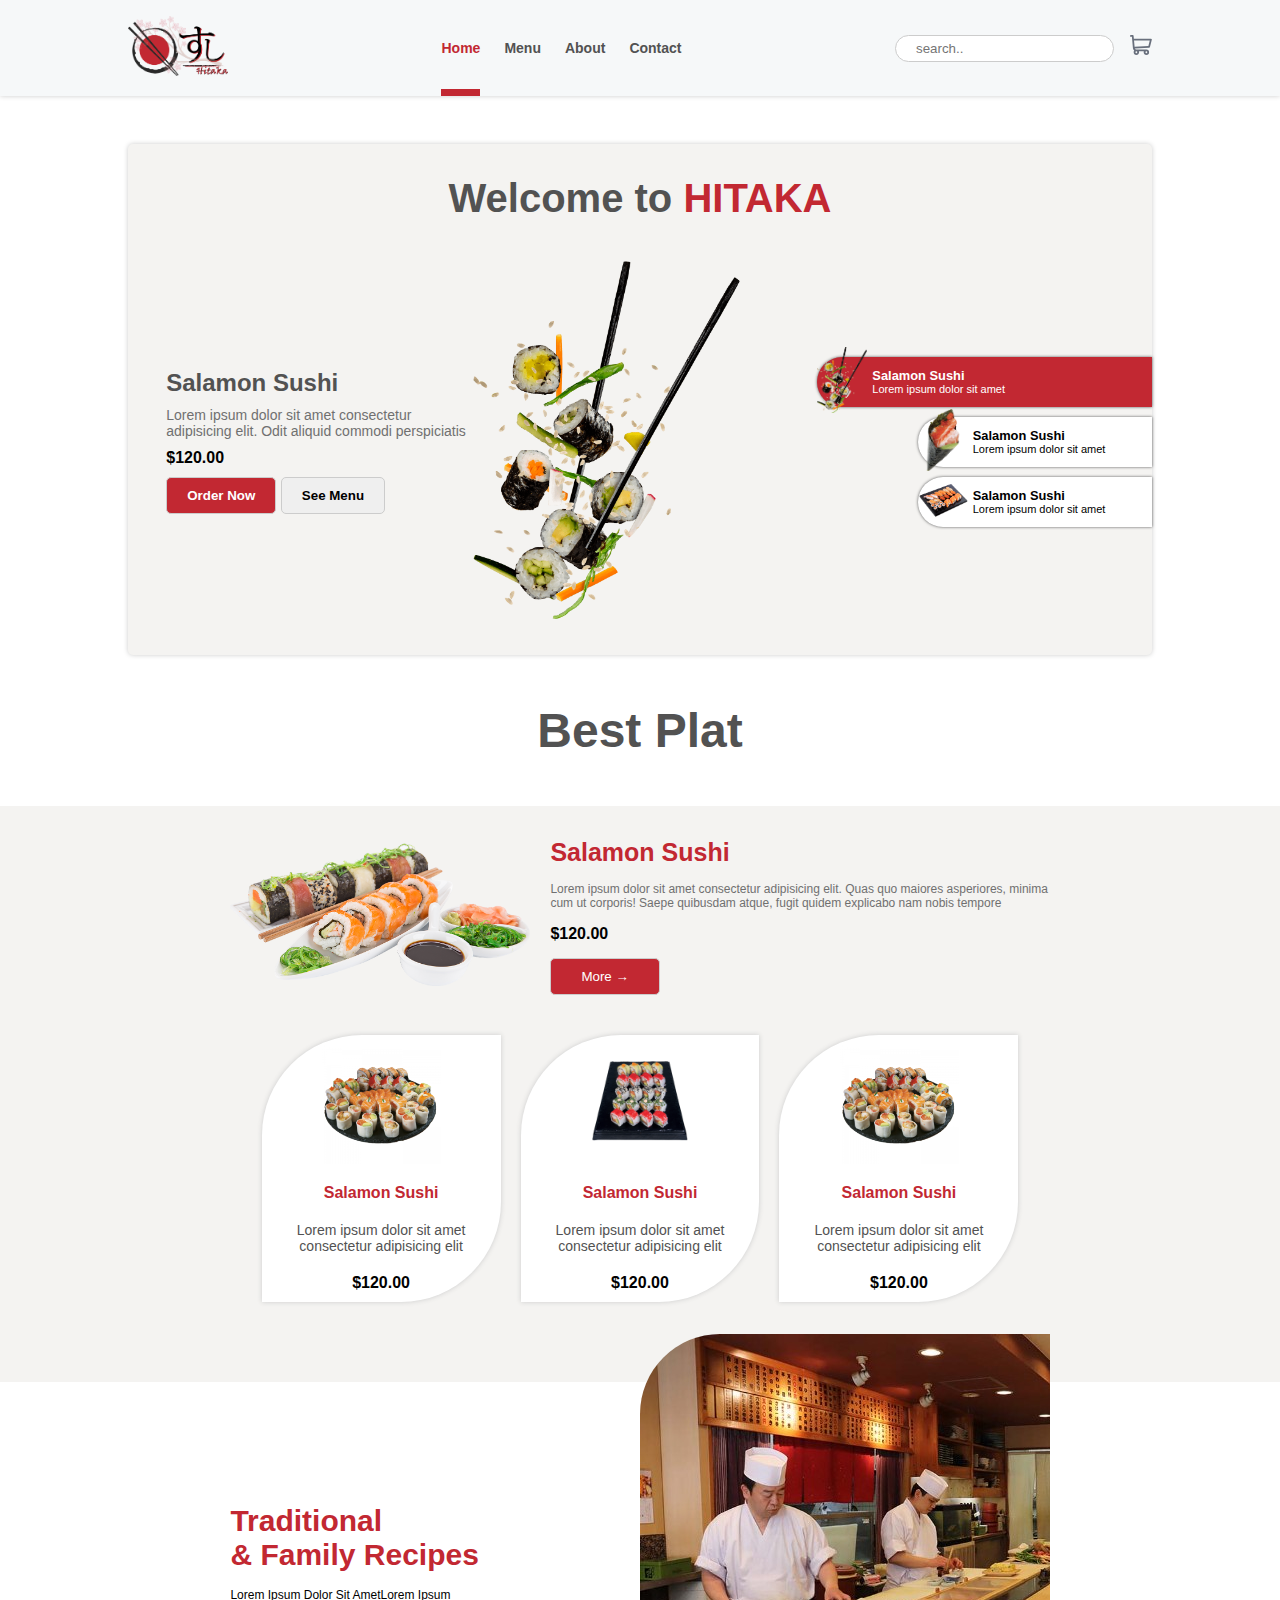
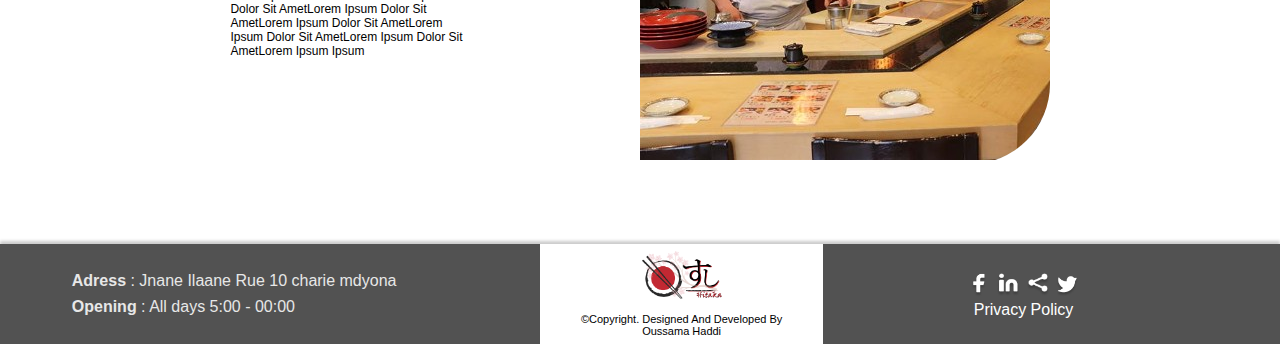
<file: index.html>
<!DOCTYPE html>
<html lang="en">
<head>
    <meta charset="UTF-8">
    <meta name="viewport" content="width=device-width, initial-scale=1.0">
    <meta name="Description" content="">
    <meta name="Keywords" content="">
    <link rel="stylesheet" href="./css/style.css">
    <title>Hitaka Restaurent</title>
</head>
<body>

    <!-- header Start -->
    <header>
        <div class="container">
            <div class="logo">
                <a href="./index.html"><img src="./images/logo/hitaka_logo.png" alt="" width="100px"></a>
            </div>
            <div class="nav_bar show" id="nav_bar_list">
                <ul>
                    <li class="border_before"><a href="./index.html" style="color: #C22832;">Home</a></li>
                    <li><a href="./menu.html">Menu</a></li>
                    <li><a href="./about.html">About</a></li>
                    <li><a href="./contact.html">Contact</a></li>
                </ul>
            </div>
            <div class="search_shop">
                <div class="search">
                    <input type="search" placeholder="search..">
                </div>
                <div class="shop">
                    <img src="./images/icons/icon-cart.svg" alt=""  id="menu_cart">
                </div>
            </div>
            <div class="nav_bar_icon">
                <img src="./images/icons/icon-menu.svg" alt="" id="nav_bar_icon">
            </div>
        </div>
        <!-- shop items -->
        <section class="shop_items close_cart" id="shop_items">
            
            <strong class="total" id="total">Total : </strong>
            <div class="buy_now">
                <button>Buy Now</button>
            </div>
        </section>
        <!-- end shop items -->
    </header>
    <!-- header end -->

    <!-- home content start -->
    <section class="home" id="home">
        <div class="container">
            <!-- start welcome portfulio -->
            <div class="welcome">
                <div class="title">
                    <h1>Welcome to <span>Hitaka</span></h1>
                </div>
                <div class="about_product">
                    <div class="about_product_text">
                        <h2>Salamon Sushi</h2>
                        <p>Lorem ipsum dolor sit amet consectetur adipisicing elit. Odit aliquid commodi perspiciatis</p>
                        <strong class="price">$120.00</strong>
                        <div class="btn">
                            <button>Order Now</button>
                            <button>See Menu</button>
                        </div>
                    </div>
                
                    <div class="about_product_image">
                        <img src="./images/home_slide_1.png" alt="" id="big_img">
                    </div>
                
                    <div class="slider">
                        <div class="slider_one selected">
                            <div class="slider_img"><img src="./images/home_slide_1.png" alt="" width="50px"></div>
                            <div class="slider_text">
                                <h3>Salamon Sushi</h3>
                                <p>Lorem ipsum dolor sit amet</p>
                            </div>
                        </div>
                        <div class="slider_one">
                            <div class="slider_img"><img src="./images/home_slide_2.png" alt="" width="50px"></div>
                            <div class="slider_text">
                                <h3>Salamon Sushi</h3>
                                <p>Lorem ipsum dolor sit amet</p>
                            </div>
                        </div>
                        <div class="slider_one">
                            <div class="slider_img"><img src="./images/home_slide_3.png" alt="" width="50px"></div>
                            <div class="slider_text">
                                <h3>Salamon Sushi</h3>
                                <p>Lorem ipsum dolor sit amet</p>
                            </div>
                        </div>
                        
                    </div>
                
                </div>
            </div>
            <!-- end welcome portfulio -->
        
            <!-- start best plat  -->
            <div class="best_plat_title">
                <h2>Best Plat</h2>
            </div>
            <div class="best_plat_container">
                <div class="best_plat">
                    <div class="best_plat_content">
                        <div class="best_plat_image">
                            <img src="./images/sushi_3.png" alt="">
                        </div>
                        <div class="best_plat_text">
                            <h3>Salamon Sushi</h3>
                            <p>Lorem ipsum dolor sit amet consectetur adipisicing elit. Quas quo maiores asperiores, minima cum ut corporis! Saepe quibusdam atque, fugit quidem explicabo nam nobis tempore</p>
                            <strong>$120.00</strong>
                            <div class="btn">
                                <button>More &rarr;</button>
                            </div>
                        </div>
                    </div>
                    <div class="best_plat_mini">
                        <div class="mini_plat">
                            <img src="./images/sushi_1.png" alt="">
                            <h4>Salamon Sushi</h4>
                            <p>Lorem ipsum dolor sit amet consectetur adipisicing elit</p>
                            <strong>$120.00</strong>
                        </div>
                        <div class="mini_plat">
                            <img src="./images/sushi_2.png" alt="">
                            <h4>Salamon Sushi</h4>
                            <p>Lorem ipsum dolor sit amet consectetur adipisicing elit</p>
                            <strong>$120.00</strong>
                        </div>
                        <div class="mini_plat">
                            <img src="./images/sushi_1.png" alt="">
                            <h4>Salamon Sushi</h4>
                            <p>Lorem ipsum dolor sit amet consectetur adipisicing elit</p>
                            <strong>$120.00</strong>
                        </div>
                    </div>
                </div>
            </div>
            <!-- end best plat  --> 
        
            <!-- start traditional -->
            <div class="traditional">
                <div class="traditional_text">
                    <h4>Traditional <br> & Family Recipes</h4>
                    <p>Lorem Ipsum Dolor Sit AmetLorem Ipsum Dolor Sit AmetLorem Ipsum Dolor Sit AmetLorem Ipsum Dolor Sit AmetLorem Ipsum Dolor Sit AmetLorem Ipsum Dolor Sit AmetLorem Ipsum Ipsum</p>
                </div>
                <div class="img">
                    <img src="./images/trad.jpg" alt="">
                </div>
            </div>
            <!-- end traditional -->
        </div>
    
    </section>
    <!-- end home page -->


    <footer>
        <div class="container">
            <div class="tel">
                <p><strong>Adress</strong> : Jnane Ilaane Rue 10 charie mdyona</p>
                <p><strong>Opening</strong> : All days 5:00 - 00:00</p>
            </div>
            <div class="copyright">
                <img src="./images/logo/hitaka_logo.png" alt="" width="80px">
                <p>&copy;Copyright. Designed And Developed By Oussama Haddi</p>
            </div>
            <div class="social_media">
                <div class="media">
                    <a href="#"><img src="./images/icons/🦆 icon _facebook_.png" alt=""></a>
                    <a href="#"><img src="./images/icons/🦆 icon _linkedin_.png" alt=""></a>
                    <a href="#"><img src="./images/icons/🦆 icon _share_.png" alt=""></a>
                    <a href="#"><img src="./images/icons/🦆 icon _twitter_.png" alt=""></a>
                </div>
                <p>Privacy Policy</p>
            </div>
        </div>
    </footer>


</body>
    <script src="./js/main.js" type="module"></script>
    <script src="./js/slider.js" type="module"></script>
</html>
</file>
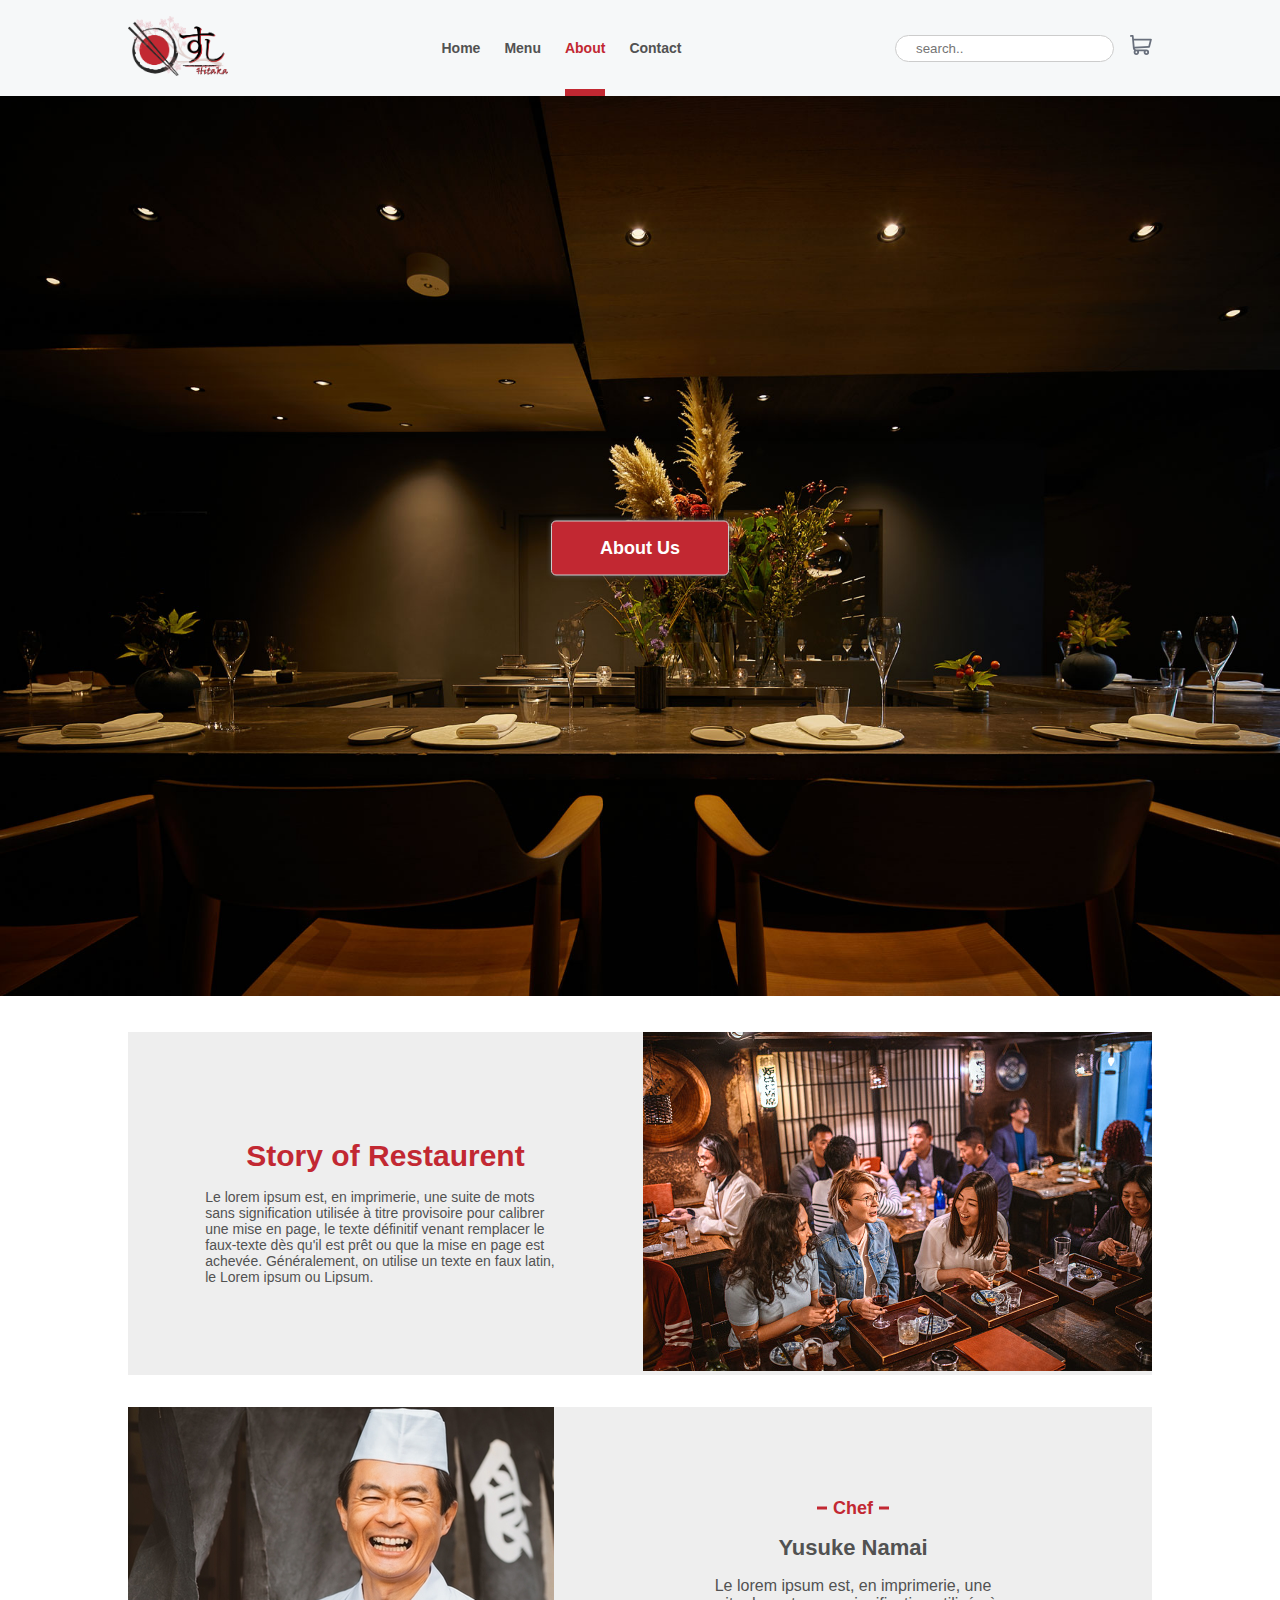
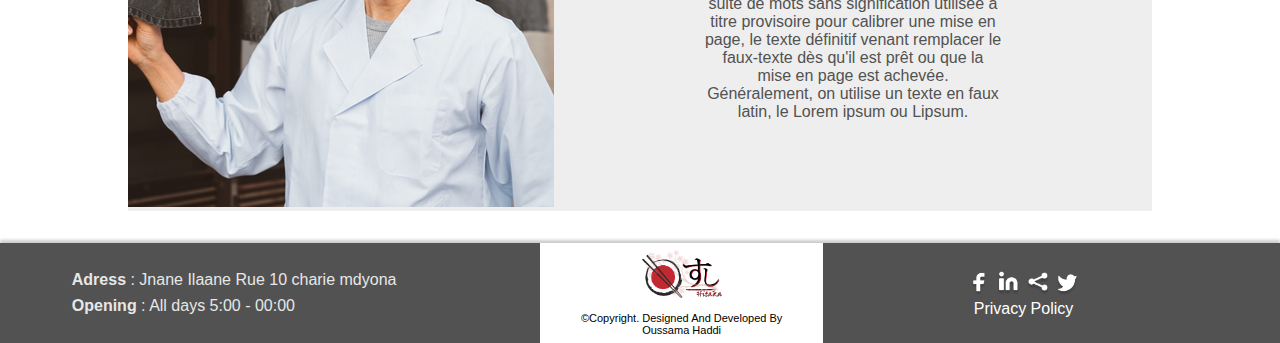
<file: about.html>
<!DOCTYPE html>
<html lang="en">
<head>
    <meta charset="UTF-8">
    <meta name="viewport" content="width=device-width, initial-scale=1.0">
    <meta name="Description" content="">
    <meta name="Keywords" content="">
    <link rel="stylesheet" href="./css/style.css">
    <title>Hitaka Restaurent</title>
</head>
<body>

    <!-- header Start -->
    <header>
        <div class="container">
            <div class="logo">
                <a href="./index.html"><img src="./images/logo/hitaka_logo.png" alt="" width="100px"></a>
            </div>
            <div class="nav_bar show" id="nav_bar_list">
                <ul>
                    <li><a href="./index.html">Home</a></li>
                    <li><a href="./menu.html">Menu</a></li>
                    <li class="border_before"><a href="./about.html" style="color: #C22832;">About</a></li>
                    <li><a href="./contact.html">Contact</a></li>
                </ul>
            </div>
            <div class="search_shop">
                <div class="search">
                    <input type="search" placeholder="search..">
                </div>
                <div class="shop">
                    <img src="./images/icons/icon-cart.svg" alt="">
                </div>
            </div>
            <div class="nav_bar_icon">
                <img src="./images/icons/icon-menu.svg" alt="" id="nav_bar_icon">
            </div>
        </div>
        <!-- shop items -->
        <section class="shop_items close_cart" id="shop_items">
            
            <strong class="total" id="total">Total : </strong>
            <div class="buy_now">
                <button>Buy Now</button>
            </div>
        </section>
        <!-- end shop items -->
    </header>
    <!-- header end -->

    <!-- start about -->
    <section class="about">
        <div class="about_img">
            <img src="./images/aboutimg.jpg" alt="">
            <button>About Us</button>
        </div>
        <div class="story">
            <div class="story_resto">
                <h4>Story of Restaurent</h4>
                <p>Le lorem ipsum est, en imprimerie, une suite de mots sans signification utilisée à titre provisoire pour calibrer une mise en page, le texte définitif venant remplacer le faux-texte dès qu'il est prêt ou que la mise en page est achevée. Généralement, on utilise un texte en faux latin, le Lorem ipsum ou Lipsum.</p>
            </div>
            <div class="story_img">
                <img src="./images/story.jpg" alt="">
            </div>
        </div>
        <div class="chef">
            <div class="image_chef">
                <img src="./images/chef 2.jpg" alt="">
            </div>
            <div class="about_chef">
                <div>Chef</div>
                <h3>Yusuke Namai</h3>
                <p>Le lorem ipsum est, en imprimerie, une suite de mots sans signification utilisée à titre provisoire pour calibrer une mise en page, le texte définitif venant remplacer le faux-texte dès qu'il est prêt ou que la mise en page est achevée. Généralement, on utilise un texte en faux latin, le Lorem ipsum ou Lipsum.</p>
            </div>
        </div>
    </section>
    <!-- end about -->


    <footer>
        <div class="container">
            <div class="tel">
                <p><strong>Adress</strong> : Jnane Ilaane Rue 10 charie mdyona</p>
                <p><strong>Opening</strong> : All days 5:00 - 00:00</p>
            </div>
            <div class="copyright">
                <img src="./images/logo/hitaka_logo.png" alt="" width="80px">
                <p>&copy;Copyright. Designed And Developed By Oussama Haddi</p>
            </div>
            <div class="social_media">
                <div class="media">
                    <a href="#"><img src="./images/icons/🦆 icon _facebook_.png" alt=""></a>
                    <a href="#"><img src="./images/icons/🦆 icon _linkedin_.png" alt=""></a>
                    <a href="#"><img src="./images/icons/🦆 icon _share_.png" alt=""></a>
                    <a href="#"><img src="./images/icons/🦆 icon _twitter_.png" alt=""></a>
                </div>
                <p>Privacy Policy</p>
            </div>
        </div>
    </footer>


</body>
    <script src="./js/main.js" type="module"></script>
</html>
</file>
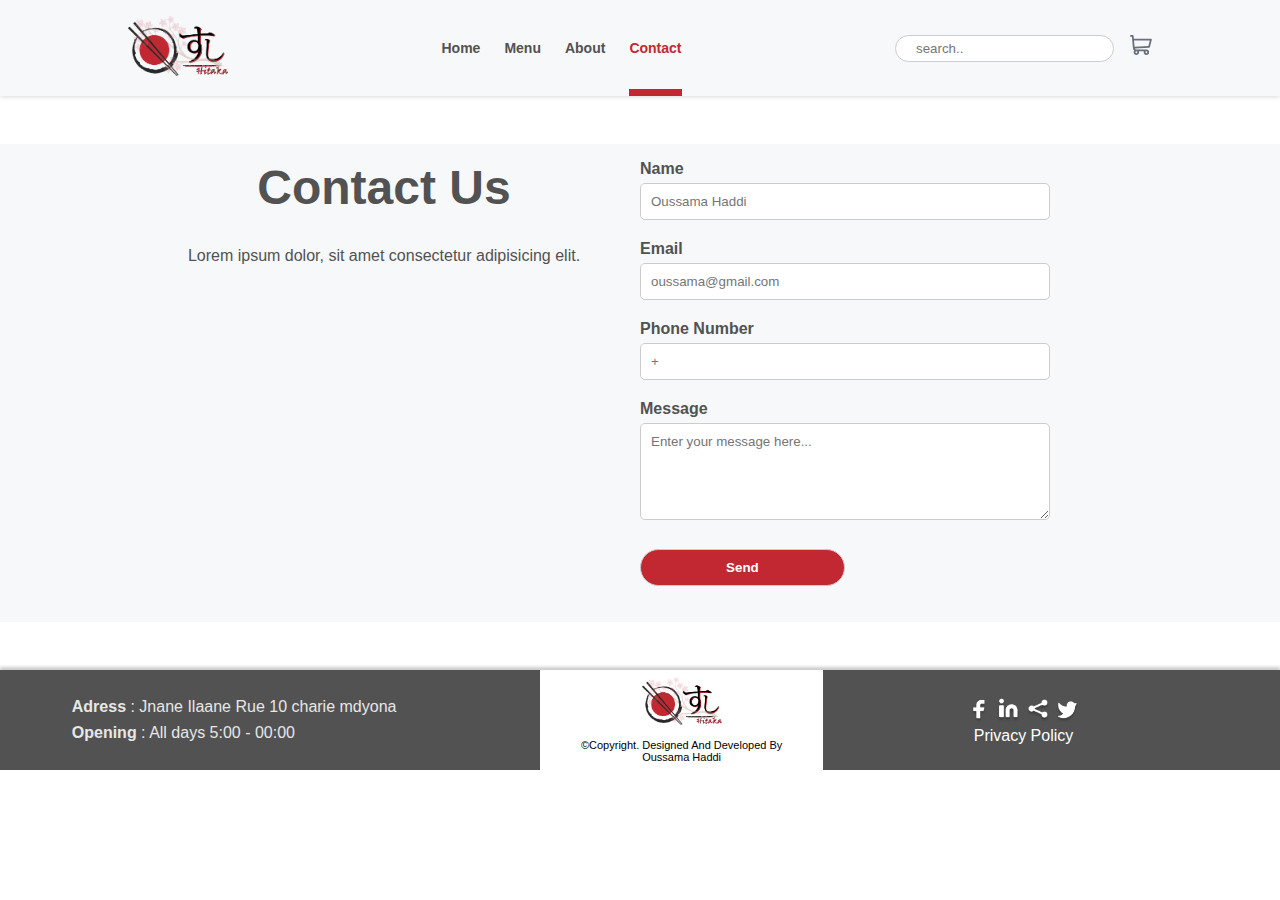
<file: contact.html>
<!DOCTYPE html>
<html lang="en">
<head>
    <meta charset="UTF-8">
    <meta name="viewport" content="width=device-width, initial-scale=1.0">
    <meta name="Description" content="">
    <meta name="Keywords" content="">
    <link rel="stylesheet" href="./css/style.css">
    <title>Hitaka Restaurent</title>
</head>
<body>

    <!-- header Start -->
    <header>
        <div class="container">
            <div class="logo">
                <a href="./index.html"><img src="./images/logo/hitaka_logo.png" alt="" width="100px"></a>
            </div>
            <div class="nav_bar show" id="nav_bar_list">
                <ul>
                    <li><a href="./index.html">Home</a></li>
                    <li><a href="./menu.html">Menu</a></li>
                    <li><a href="./about.html">About</a></li>
                    <li class="border_before"><a href="./contact.html" style="color: #C22832;">Contact</a></li>
                </ul>
            </div>
            <div class="search_shop">
                <div class="search">
                    <input type="search" placeholder="search..">
                </div>
                <div class="shop">
                    <img src="./images/icons/icon-cart.svg" alt=""  id="menu_cart">
                </div>
            </div>
            <div class="nav_bar_icon">
                <img src="./images/icons/icon-menu.svg" alt="" id="nav_bar_icon">
            </div>
        </div>
        <!-- shop items -->
        <section class="shop_items close_cart" id="shop_items">
            
            <strong class="total" id="total">Total : </strong>
            <div class="buy_now">
                <button>Buy Now</button>
            </div>
        </section>
        <!-- end shop items -->
    </header>
    <!-- header end -->
    
    <!-- start contact -->

    <section id="contact"  class="contact">
        <div class="container">

            <div class="header_contact">
                <h3>Contact Us</h3>
                <p>Lorem ipsum dolor, sit amet consectetur adipisicing elit. </p>
                <div class="contact_img"><iframe scrolling="no" marginheight="0" marginwidth="0" src="https://maps.google.com/maps?width=100%25&amp;height=600&amp;hl=en&amp;q=asfi%20youcode+(My%20Business%20Name)&amp;t=&amp;z=14&amp;ie=UTF8&amp;iwloc=B&amp;output=embed" width="100%" height="100%" frameborder="0"><a href="https://www.maps.ie/distance-area-calculator.html">measure distance on map</a></iframe></div>

            </div>
            
            <div class="inp">
                <form action="" method="get">
                    <div>
                        <label for="name">Name</label> <br>
                        <input type="text" name="name" id="name" placeholder="Oussama Haddi">
                    </div>
                    <div>
                        <label for="email">Email</label> <br>
                        <input type="email" name="email" id="email" placeholder="oussama@gmail.com">
                    </div>
                    <div>
                        <label for="tel">Phone Number</label> <br>
                        <input type="tel" name="tel" id="tel" placeholder="+">
                    </div>
                    <div>
                        <label for="message">Message</label> <br>
                        <textarea name="message" id="message" cols="30" rows="5" placeholder="Enter your message here..."></textarea>
                    </div>
                    <div class="btn">
                        <input type="submit" value="Send">
                    </div>
                </form>
            </div>

        </div><!--/.container-->

    </section>

    <!-- end contact -->

    <footer>
        <div class="container">
            <div class="tel">
                <p><strong>Adress</strong> : Jnane Ilaane Rue 10 charie mdyona</p>
                <p><strong>Opening</strong> : All days 5:00 - 00:00</p>
            </div>
            <div class="copyright">
                <img src="./images/logo/hitaka_logo.png" alt="" width="80px">
                <p>&copy;Copyright. Designed And Developed By Oussama Haddi</p>
            </div>
            <div class="social_media">
                <div class="media">
                    <a href="#"><img src="./images/icons/🦆 icon _facebook_.png" alt=""></a>
                    <a href="#"><img src="./images/icons/🦆 icon _linkedin_.png" alt=""></a>
                    <a href="#"><img src="./images/icons/🦆 icon _share_.png" alt=""></a>
                    <a href="#"><img src="./images/icons/🦆 icon _twitter_.png" alt=""></a>
                </div>
                <p>Privacy Policy</p>
            </div>
        </div>
    </footer>


</body>

    <script src="./js/main.js" type="module"></script>
</html>
</file>
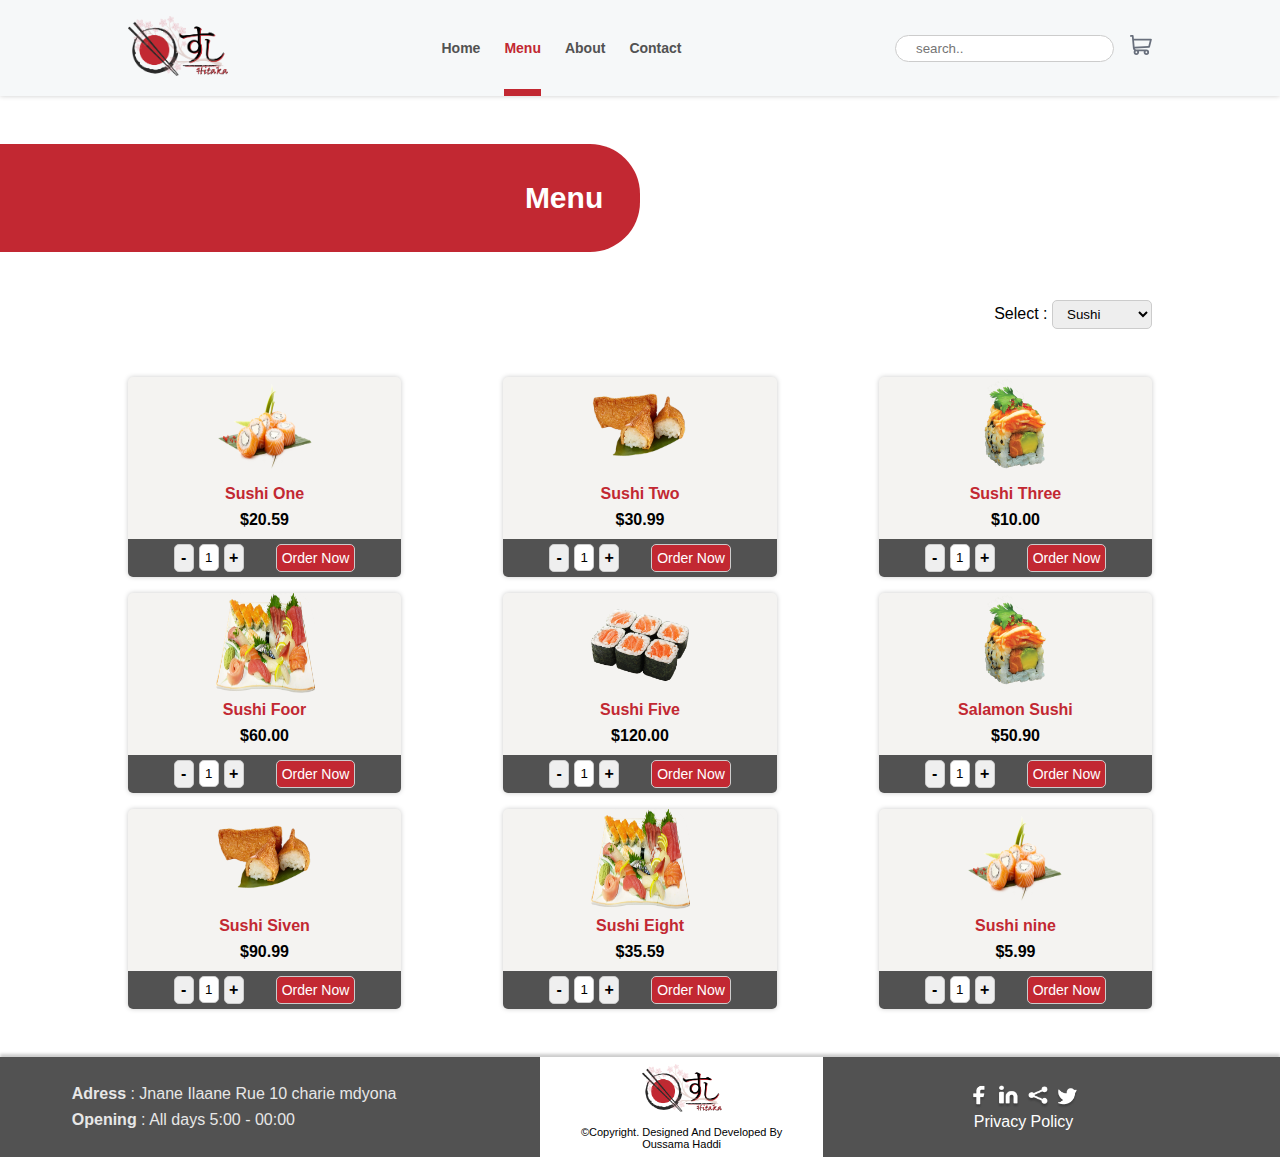
<file: menu.html>
<!DOCTYPE html>
<html lang="en">
<head>
    <meta charset="UTF-8">
    <meta name="viewport" content="width=device-width, initial-scale=1.0">
    <meta name="Description" content="">
    <meta name="Keywords" content="">
    <link rel="stylesheet" href="./css/style.css">
    <title>Hitaka Restaurent</title>
</head>
<body>

    <!-- header Start -->
    <header>
        <div class="container">
            <div class="logo">
                <a href="./index.html"><img src="./images/logo/hitaka_logo.png" alt="" width="100px"></a>
            </div>
            <div class="nav_bar show" id="nav_bar_list">
                <ul>
                    <li><a href="./index.html">Home</a></li>
                    <li class="border_before"><a href="./menu.html" style="color: #C22832;">Menu</a></li>
                    <li><a href="./about.html">About</a></li>
                    <li><a href="./contact.html">Contact</a></li>
                </ul>
            </div>
            <div class="search_shop">
                <div class="search">
                    <input type="search" placeholder="search..">
                </div>
                <div class="shop">
                    <img src="./images/icons/icon-cart.svg" alt="" id="menu_cart">
                </div>
            </div>
            <div class="nav_bar_icon">
                <img src="./images/icons/icon-menu.svg" alt="" id="nav_bar_icon">
            </div>
        </div>
        <!-- shop items -->
        <section class="shop_items close_cart" id="shop_items">
            <!-- <div id="item_buy">
                <img src="${img}" alt="">
                <div class="name_price">
                    <h5>${name}</h5>
                    <p class="price_item">$20.00</p>
                </div>
                <img src="./images/icons/icon-close.svg" alt="" id="delet_items" class="close_img">
            </div>
            <div id="item_buy">
                <img src="${img}" alt="">
                <div class="name_price">
                    <h5>${name}</h5>
                    <p class="price_item">$60.99</p>
                </div>
                <img src="./images/icons/icon-close.svg" alt="" id="delet_items" class="close_img">
            </div> -->
            <strong class="total" id="total">Total : $0</strong>
            <div class="buy_now">
                <button>Buy Now</button>
            </div>
        </section>
        <!-- end shop items -->
    </header>
    <!-- header end -->
    

    <section class="menu">
        <div class="title">
            <h2>Menu</h2>
        </div>
        <div class="container">
            <div class="menu_select">
                <div class="select">
                    <label for="chose">Select :</label>
                    <select name="chose" id="chose">
                        <optgroup label="categorie" >
                            <option value="sushi" selected>Sushi</option>
                            <option value="ramen">Ramen</option>
                            <option value="miso">Miso</option>
                        </optgroup>
                    </select>
                </div>
                
            </div>

            <div class="menu_items" id="sushi">
                <div class="p1">
                    <div class="about_items">
                        <img src="./images/p1.png" alt="" id="product_pic">
                        <h4>Sushi One</h4>
                        <strong>$20.59</strong>
                    </div>
                    <div class="order_now">
                        <div class="inp">
                            <button class="btn_minus" id="minus">-</button>
                            <input type="text" name="" id="quantite" placeholder="1" value="1">
                            <button class="btn_plus" id="plus">+</button>
                        </div>
                        <button class="order_btn">Order Now</button>
                    </div>
                </div>
                <div class="p1"> 
                    <div class="about_items">
                        <img src="./images/p2.png" alt="">
                        <h4>Sushi Two</h4>
                        <strong id="price">$30.99</strong>
                    </div>
                    <div class="order_now">
                        <div class="inp">
                            <button class="btn_minus" id="minus">-</button>
                            <input type="text" name="" id="quantite" placeholder="1" value="1">
                            <button class="btn_plus" id="plus">+</button>
                        </div>
                        <button class="order_btn" id="order_now">Order Now</button>
                    </div>
                </div>
                <div class="p1">
                    <div class="about_items">
                        <img src="./images/p3.png" alt="">
                        <h4>Sushi Three</h4>
                        <strong>$10.00</strong>
                    </div>
                    <div class="order_now">
                        <div class="inp">
                            <button class="btn_minus" id="minus">-</button>
                            <input type="text" name="" id="quantite" placeholder="1" value="1">
                            <button class="btn_plus" id="plus">+</button>
                        </div>
                        <button class="order_btn">Order Now</button>
                    </div>
                </div>
                <div class="p1">
                    <div class="about_items">
                        <img src="./images/p4.png" alt="">
                        <h4>Sushi Foor</h4>
                        <strong>$60.00</strong>
                    </div>
                    <div class="order_now">
                        <div class="inp">
                            <button class="btn_minus" id="minus">-</button>
                            <input type="text" name="" id="quantite" placeholder="1" value="1">
                            <button class="btn_plus" id="plus">+</button>
                        </div>
                        <button class="order_btn">Order Now</button>
                    </div>
                </div>
                <div class="p1">
                    <div class="about_items">
                        <img src="./images/p5.png" alt="">
                        <h4>Sushi Five</h4>
                        <strong>$120.00</strong>
                    </div>
                    <div class="order_now">
                        <div class="inp">
                            <button class="btn_minus" id="minus">-</button>
                            <input type="text" name="" id="quantite" placeholder="1" value="1">
                            <button class="btn_plus" id="plus">+</button>
                        </div>
                        <button class="order_btn">Order Now</button>
                    </div>
                </div>
                <div class="p1">
                    <div class="about_items">
                        <img src="./images/p3.png" alt="">
                        <h4>Salamon Sushi</h4>
                        <strong>$50.90</strong>
                    </div>
                    <div class="order_now">
                        <div class="inp">
                            <button class="btn_minus" id="minus">-</button>
                            <input type="text" name="" id="quantite" placeholder="1" value="1">
                            <button class="btn_plus" id="plus">+</button>
                        </div>
                        <button class="order_btn">Order Now</button>
                    </div>
                </div>
                <div class="p1">
                    <div class="about_items">
                        <img src="./images/p2.png" alt="">
                        <h4>Sushi Siven</h4>
                        <strong>$90.99</strong>
                    </div>
                    <div class="order_now">
                        <div class="inp">
                            <button class="btn_minus" id="minus">-</button>
                            <input type="text" name="" id="quantite" placeholder="1" value="1">
                            <button class="btn_plus" id="plus">+</button>
                        </div>
                        <button class="order_btn">Order Now</button>
                    </div>
                </div>
                <div class="p1">
                    <div class="about_items">
                        <img src="./images/p4.png" alt="">
                        <h4>Sushi Eight</h4>
                        <strong>$35.59</strong>
                    </div>
                    <div class="order_now">
                        <div class="inp">
                            <button class="btn_minus" id="minus">-</button>
                            <input type="text" name="" id="quantite" placeholder="1" value="1">
                            <button class="btn_plus" id="plus">+</button>
                        </div>
                        <button class="order_btn">Order Now</button>
                    </div>
                </div>
                <div class="p1">
                    <div class="about_items">
                        <img src="./images/p1.png" alt="">
                        <h4>Sushi nine</h4>
                        <strong>$5.99</strong>
                    </div>
                    <div class="order_now">
                        <div class="inp">
                            <button class="btn_minus" id="minus">-</button>
                            <input type="text" name="" id="quantite" placeholder="1" value="1">
                            <button class="btn_plus" id="plus">+</button>
                        </div>
                        <button class="order_btn">Order Now</button>
                    </div>
                </div>
            
            </div>


            <div class="menu_items" id="ramen">
                <div class="p1">
                    <div class="about_items">
                        <img src="./images/r1.png" alt="">
                        <h4>Ramen One</h4>
                        <strong>$10.99</strong>
                    </div>
                    <div class="order_now">
                        <div class="inp">
                            <button class="btn_minus" id="minus">-</button>
                            <input type="text" name="" id="quantite" placeholder="1" value="1">
                            <button class="btn_plus" id="plus">+</button>
                        </div>
                        <button class="order_btn">Order Now</button>
                    </div>
                </div>
                <div class="p1"> 
                    <div class="about_items">
                        <img src="./images/r2.png" alt="">
                        <h4>Ramen Two</h4>
                        <strong>$20.99</strong>
                    </div>
                    <div class="order_now">
                        <div class="inp">
                            <button class="btn_minus" id="minus">-</button>
                            <input type="text" name="" id="quantite" placeholder="1" value="1">
                            <button class="btn_plus" id="plus">+</button>
                        </div>
                        <button class="order_btn">Order Now</button>
                    </div>
                </div>
                <div class="p1">
                    <div class="about_items">
                        <img src="./images/r3.png" alt="">
                        <h4>Ramen Three</h4>
                        <strong>$25.99</strong>
                    </div>
                    <div class="order_now">
                        <div class="inp">
                            <button class="btn_minus" id="minus">-</button>
                            <input type="text" name="" id="quantite" placeholder="1" value="1">
                            <button class="btn_plus" id="plus">+</button>
                        </div>
                        <button class="order_btn">Order Now</button>
                    </div>
                </div>
                <div class="p1">
                    <div class="about_items">
                        <img src="./images/r1.png" alt="">
                        <h4>Ramen Foor</h4>
                        <strong>$59.99</strong>
                    </div>
                    <div class="order_now">
                        <div class="inp">
                            <button class="btn_minus" id="minus">-</button>
                            <input type="text" name="" id="quantite" placeholder="1" value="1">
                            <button class="btn_plus" id="plus">+</button>
                        </div>
                        <button class="order_btn">Order Now</button>
                    </div>
                </div>
                <div class="p1">
                    <div class="about_items">
                        <img src="./images/r2.png" alt="">
                        <h4>Ramen Five</h4>
                        <strong>$29.99</strong>
                    </div>
                    <div class="order_now">
                        <div class="inp">
                            <button class="btn_minus" id="minus">-</button>
                            <input type="text" name="" id="quantite" placeholder="1" value="1">
                            <button class="btn_plus" id="plus">+</button>
                        </div>
                        <button class="order_btn">Order Now</button>
                    </div>
                </div>
                <div class="p1">
                    <div class="about_items">
                        <img src="./images/r3.png" alt="">
                        <h4>Ramen Six</h4>
                        <strong>$33.99</strong>
                    </div>
                    <div class="order_now">
                        <div class="inp">
                            <button class="btn_minus" id="minus">-</button>
                            <input type="text" name="" id="quantite" placeholder="1" value="1">
                            <button class="btn_plus" id="plus">+</button>
                        </div>
                        <button class="order_btn">Order Now</button>
                    </div>
                </div>
                <div class="p1">
                    <div class="about_items">
                        <img src="./images/r1.png" alt="">
                        <h4>Ramen Siven</h4>
                        <strong>$19.99</strong>
                    </div>
                    <div class="order_now">
                        <div class="inp">
                            <button class="btn_minus" id="minus">-</button>
                            <input type="text" name="" id="quantite" placeholder="1" value="1">
                            <button class="btn_plus" id="plus">+</button>
                        </div>
                        <button class="order_btn">Order Now</button>
                    </div>
                </div>
                <div class="p1">
                    <div class="about_items">
                        <img src="./images/r2.png" alt="">
                        <h4>Ramen Eight</h4>
                        <strong>$80.99</strong>
                    </div>
                    <div class="order_now">
                        <div class="inp">
                            <button class="btn_minus" id="minus">-</button>
                            <input type="text" name="" id="quantite" placeholder="1" value="1">
                            <button class="btn_plus" id="plus">+</button>
                        </div>
                        <button class="order_btn">Order Now</button>
                    </div>
                </div>
            </div>


            <div class="menu_items" id="miso">
                <div class="p1">
                    <div class="about_items">
                        <img src="./images/M1.png" alt="">
                        <h4>Miso One</h4>
                        <strong>$33.59</strong>
                    </div>
                    <div class="order_now">
                        <div class="inp">
                            <button class="btn_minus" id="minus">-</button>
                            <input type="text" name="" id="quantite" placeholder="1" value="1">
                            <button class="btn_plus" id="plus">+</button>
                        </div>
                        <button class="order_btn">Order Now</button>
                    </div>
                </div>
                <div class="p1"> 
                    <div class="about_items">
                        <img src="./images/m2.png" alt="">
                        <h4>Miso Two</h4>
                        <strong>$89.99</strong>
                    </div>
                    <div class="order_now">
                        <div class="inp">
                            <button class="btn_minus" id="minus">-</button>
                            <input type="text" name="" id="quantite" placeholder="1" value="1">
                            <button class="btn_plus" id="plus">+</button>
                        </div>
                        <button class="order_btn">Order Now</button>
                    </div>
                </div>
                <div class="p1">
                    <div class="about_items">
                        <img src="./images/m3.png" alt="">
                        <h4>Miso Three</h4>
                        <strong>$99.99</strong>
                    </div>
                    <div class="order_now">
                        <div class="inp">
                            <button class="btn_minus" id="minus">-</button>
                            <input type="text" name="" id="quantite" placeholder="1" value="1">
                            <button class="btn_plus" id="plus">+</button>
                        </div>
                        <button class="order_btn">Order Now</button>
                    </div>
                </div>
                <div class="p1">
                    <div class="about_items">
                        <img src="./images/r1.png" alt="">
                        <h4>Miso Foor</h4>
                        <strong>$14.59</strong>
                    </div>
                    <div class="order_now">
                        <div class="inp">
                            <button class="btn_minus" id="minus">-</button>
                            <input type="text" name="" id="quantite" placeholder="1" value="1">
                            <button class="btn_plus" id="plus">+</button>
                        </div>
                        <button class="order_btn">Order Now</button>
                    </div>
                </div>
            </div>

        </div>
    </section>
    <!-- end of menu -->

    <footer>
        <div class="container">
            <div class="tel">
                <p><strong>Adress</strong> : Jnane Ilaane Rue 10 charie mdyona</p>
                <p><strong>Opening</strong> : All days 5:00 - 00:00</p>
            </div>
            <div class="copyright">
                <img src="./images/logo/hitaka_logo.png" alt="" width="80px">
                <p>&copy;Copyright. Designed And Developed By Oussama Haddi</p>
            </div>
            <div class="social_media">
                <div class="media">
                    <a href="#"><img src="./images/icons/🦆 icon _facebook_.png" alt=""></a>
                    <a href="#"><img src="./images/icons/🦆 icon _linkedin_.png" alt=""></a>
                    <a href="#"><img src="./images/icons/🦆 icon _share_.png" alt=""></a>
                    <a href="#"><img src="./images/icons/🦆 icon _twitter_.png" alt=""></a>
                </div>
                <p>Privacy Policy</p>
            </div>
        </div>
    </footer>

</body>

<script src="./js/main.js" type="module"></script>
</html>
</file>
<file: css/style.css>
* {
    padding: 0;
    margin: 0;
    box-sizing: border-box;
    font-family: sans-serif;
}

/* header start */

header {
    width: 100%;
    background: #F6F8F9;
    display: flex;
    justify-content: center;
    box-shadow: 0 0 5px #ccc;
    padding: 1rem 0;
}

header .container {
    width: 80%;
    display: flex;
    justify-content: space-between;
    align-items: center;
}

header .container .nav_bar {
    height: 100%;
}

header .container .nav_bar ul {
    display: flex;
    list-style-type: none;
    gap: 1.5rem;
    height: 100%;
}

header .container .nav_bar ul li {
    height: 100%;
    display: flex;
    align-items: center;
}

header .container .nav_bar ul li:hover a {
    color: #C22832;
    transition: all .4s;
}

header .container .nav_bar ul li a {
    color: #525252;
    font-weight: 600;
    text-decoration: none;
    font-size: 14px;
}

header .container .search_shop {
    display: flex;
    gap: 1rem;
}

header .container .search_shop input {
    border: 1px solid #ccc;
    border-radius: 15px;
    padding: 5px 20px;
}

header .container .nav_bar_icon {
    display: none;
}

header .container .shop {
    position: relative;
}

header .container .search_shop .shop img {
    cursor: pointer;
}



.shop_items {
    background-color: white;
    width: 300px;
    height: 200px;
    padding: .5rem;
    display: flex;
    flex-direction: column;
    align-items: center;
    position: absolute;
    right: 7rem;
    top: 6rem;
    z-index: 1000;
    border: 1px solid #eee;
    border-radius: 5px;
    overflow-y: scroll;
    
}

.shop_items > .item_buy {
    display: flex;
    align-items: center;
    gap: 1.5rem;
    padding: .5rem 0;
    border-bottom: 1px solid #ccc;
    justify-content: space-around;
    width: 100%;
}

.shop_items .item_buy .name_price {
    display: block;
}
.shop_items .item_buy .name_price p {
    font-size: 14px;
}

.shop_items .item_buy img:nth-child(1) {
    width: 60px;
}
.shop_items .item_buy h5 {
    font-size: 12px;
}
.shop_items .buy_now button {
    background-color: #C22832;
    padding: .3rem .6rem;
    font-weight: bold;
    color: white;
    border: 1px solid #ccc;
    border-radius: 5px;
}
.shop_items .total {
    padding: 1rem 0;
}
.shop_items hr {
    border: none;
    border-bottom: 1px solid #ccc;
}




/* home css */

.home {
    width: 100%;
    display: flex;
    justify-content: center;
}

.home .container {
    display: flex;
    flex-direction: column;
    align-items: center;
}

.home .container .welcome {
    display: flex;
    flex-direction: column;
    align-items: center;
    background-color: #F4F3F1;
    width: 80%;
    border-radius: 5px;
    box-shadow: 0 0 5px #ccc;
    gap: 40px;
    padding: 2rem 0;
    position: relative;
    margin: 3rem 0;
}

.home .container .welcome h1 {
    font-size: 2.5rem;
}

.home .container .welcome h1 span {
    color: #C22832;
    text-transform: uppercase;
}

.home .container .about_product {
    display: grid;
    grid-template-columns: 1fr 1fr 1fr;
    align-items: center;
    gap: 10px;
}

.home .container .about_product .about_product_text {
    justify-self: center;
    display: flex;
    flex-direction: column;
    gap: 10px;
    margin: 5px;
    width: 90%;
    margin-left: 3rem;
}

.home .container .about_product .about_product_image img {
    width: 80%;
}

.home .container .about_product .about_product_text .btn button {
    border-radius: 5px;
    border: 1px solid #ccc;
    padding: 10px 20px;
    font-weight: bold;
}

.home .container .about_product .about_product_text p {
    font-size: 14px;
    color: #707070;
}

.home .container .about_product .about_product_text .btn button:first-child {
    background-color: #C22832;
    color: white;
}

.home .container .about_product .about_product_image {
    justify-self: center;
}

.home .container .about_product .slider {
    justify-self: end;
    display: flex;
    flex-direction: column;
    align-items: flex-end;
    gap: 10px;
    width: 100%;
}

.home .container .about_product .slider .slider_one {
    display: flex;
    align-items: center;
    gap: 5px;
    background-color: white;
    border-radius: 40px 0 0 40px;
    box-shadow: 0 0 3px #525252;
    height: 50px;
    width: 70%;
    position: relative;
    cursor: pointer;
}

.home .container .about_product .slider .slider_one .slider_text {
    font-size: 11px;
}

.home .container .about_product .slider .selected {
    background-color: #C22832;
    color: white;
    width: 100%;
}

.home .container .welcome h1,
.home .container h2 {
    color: #525252;
}



/* best plat css */

.home .container .best_plat_container {
    display: flex;
    justify-content: center;
    background-color: #F4F3F1;
}

.home .container .best_plat_title {
    font-size: 2rem;
    margin-bottom: 3rem;
}


.home .container .best_plat_container {
    padding: 2rem 0 5rem 0;
}

.home .container .best_plat {
    width: 80%;
    display: flex;
    flex-direction: column;
    align-items: center;
    gap: 40px;
}

.home .container .best_plat .best_plat_content {
    display: flex;
    justify-content: center;
    align-items: center;
    gap: 20px;
    width: 80%;
}

.home .container .best_plat .best_plat_content img {
    width: 300px;
}

.home .container .best_plat .best_plat_content .best_plat_text {
    display: flex;
    flex-direction: column;
    gap: 15px;
}

.home .container .best_plat .best_plat_content .best_plat_text button {
    background-color: #C22832;
    border: 1px solid #ccc;
    border-radius: 5px;
    color: white;
    padding: 10px 30px;
}

.home .container .best_plat .best_plat_content .best_plat_text h3 {
    font-size: 25px;
    color: #C22832;
}

.home .container .best_plat .best_plat_content .best_plat_text p {
    font-size: 12px;
    color: #707070;
}

.home .container .best_plat .best_plat_mini {
    display: flex;
    justify-content: center;
    gap: 20px;
}


.home .container .best_plat .best_plat_mini img {
    width: 50%;
}

.home .container .best_plat .best_plat_mini .mini_plat {
    display: flex;
    flex-direction: column;
    align-items: center;
    text-align: center;
    gap: 20px;
    width: calc(70% / 3);
    background-color: white;
    border-radius: 100px 0;
    box-shadow: 0 0 5px #ccc;
    padding: 10px 0;
}
.home .container .best_plat .best_plat_mini .mini_plat h4 {
    color: #C22832;
}
.home .container .best_plat .best_plat_mini .mini_plat p {
    color: #525252;
    font-size: 14px;
}

/* traditionall css */ 

.home .container .traditional {
    display: flex;
    align-items: center;
    justify-content: center;
    width: 80%;
    margin-bottom: 5rem;
}

.home .container .traditional .img {
    overflow: hidden;
    border-radius: 80px 0;
    margin-top: -3rem;
    width: 40%;
}

.home .container .traditional .traditional_text h4 {
    font-size: 30px;
    color: #C22832;
    margin: 1rem 0;
}

.home .container .traditional .traditional_text p {
    font-size: 12px;
    width: 60%;
}

.home .container .traditional .traditional_text {
    width: 40%;
}


/* Menu */

.default_menu {
    display: flex !important;
}

.menu {
    position: relative;
    width: 100%;
}

.menu .container {
    width: 80%;
    position: relative;
    left: 50%;
    transform: translateX(-50%);
}

.menu .title {
    background-color: #C22832;
    color: white;
    width: 50%;
    padding: 2.3rem;
    margin: 3rem 0;
    border-radius: 0px 50px 50px 0px;
    text-align: right;
    font-size: 20px;
}

.menu .container select {
    outline: none;
    padding: 5px 10px;
    border: 1px solid #ccc;
    border-radius: 5px;
    background-color: #eee;
}

.menu .container .menu_select {
    display: flex;
    justify-content: flex-end;
    align-items: center;
    gap: 2rem;
}

.menu .container .menu_items {
    margin: 3rem 0;
    display: none;
    justify-content: space-between;
    flex-wrap: wrap;
    gap: 1rem;
}

.menu .container .menu_items > .p1 {
    background: #F4F3F1;
    width: calc(80% / 3);
    border-radius: 5px;
    box-shadow: 0 0 5px #ccc;
}

.menu .container .menu_items > .p1 > div > img:nth-child(1) {
    width: 100px;
    height: 100px;
}

.menu .container .menu_items > .p1 > .about_items {
    display: flex;
    flex-direction: column;
    align-items: center;
    gap: .5rem;
    margin-bottom: 10px;
}

.menu .container .menu_items > .p1 > .about_items h4 {
    color: #C22832;
}

.menu .container .menu_items > .p1 > .order_now {
    display: flex;
    align-items: center;
    justify-content: center;
    gap: 2rem;
    background: #525252;
    border-radius: 0 0 5px 5px;
    color: white;
    padding: 5px 0;
}

.menu .container .menu_items > .p1 > .order_now .order_btn {
    background: #C22832;
    width: fit-content;
    color: white;
    font-weight: 500;
    font-size: 14px;
    padding: 5px 5px;
}

.menu .container .menu_items > .p1 > .order_now input {
    width: 20px;
    border: 1px solid #ccc;
    border-radius: 5px;
    text-align: center;
    padding: 5px 0;
    outline: none;
}

.menu .container .menu_items > .p1 > .order_now button {
    width: 20px;
    border: 1px solid #ccc;
    border-radius: 5px;
    text-align: center;
    padding: 4px 0;
    outline: none;
    color: black;
    font-size: 16px;
    font-weight: bold;
    cursor: pointer;
}

.menu .container .menu_items > .p1 > .order_now .inp {
    display: flex;
    align-items: center;
    gap: 5px;
}

/* about css */

.about {
    display: flex;
    flex-direction: column;
    align-items: center;
}

.about .about_img {
    position: relative;
    width: 100%;
}

.about .about_img img {
    width: 100%;
    height: 100vh;
}

.about .about_img button {
    background-color: #C22832;
    padding: 1rem 3rem;
    color: white;
    border: 1px solid #ccc;
    position: absolute;
    left: 50%;
    top: 50%;
    transform: translate(-50%, -50%);
    font-weight: bold;
    font-size: 18px;
    border-radius: 5px;
    box-shadow: 0 0 5px rgb(75, 75, 75);
}

.about .story {
    display: flex;
    align-items: center;
    width: 80%;
    background-color: #eee;
    margin: 2rem 0;
}

.about .story .story_resto {
    display: flex;
    flex-direction: column;
    align-items: center;
}

.about .story .story_resto h4 {
    color: #C22832;
    margin: 1rem 0;
    font-size: 30px;
}

.about .story .story_resto p {
    width: 70%;
    color: #525252;
    font-size: 14px;
}


.about .chef {
    display: flex;
    align-items: center;
    background-color: #eee;
    width: 80%;
    margin: 0 0 2rem 0;
}

.about .chef .about_chef {
    display: flex;
    flex-direction: column;
    align-items: center;
    gap: 1rem;
}

.about .chef .about_chef div {
    color: #C22832;
    font-size: 18px;
    font-weight: bold;
    position: relative;
}

.about .chef .about_chef div::after {
    content: "";
    position: absolute;
    background: #C22832;
    width: 10px;
    height: 3px;
    left: -1rem;
    top: 50%;
    transform: translateY(-50%);
}
.about .chef .about_chef div::before {
    content: "";
    position: absolute;
    background: #C22832;
    width: 10px;
    height: 3px;
    right: -1rem;
    top: 50%;
    transform: translateY(-50%);
}


.about .chef .about_chef h3 {
    font-size: 22px;
    color: #525252;
}

.about .chef .about_chef p {
    color: #525252;
    width: 50%;
    text-align: center;
}

/* contact css */

.contact {
    display: flex;
    justify-content: center;
    background-color: #F6F8F9;
    margin: 3rem 0;
    padding: 1rem 0;
}

.contact .container {
    display: grid;
    grid-template-columns: 1fr 1fr;
    align-items: center;
    width: 80%;
}

.contact .container .header_contact {
    text-align: center;
    display: flex;
    flex-direction: column;
    align-items: center;
    gap: 2rem;
    color: #525252;
    height: 100%;
}

.contact .container .header_contact  h3 {
    font-size: 3rem;
}

.contact .container .header_contact p {
    width: 90%;
}

.contact .container .header_contact .contact_img {
    height: 60%;
    width: 80%;
}

.contact .container .inp form input, textarea {
    width: 100%;
    border: 1px solid #ccc;
    padding: 10px 10px;
    margin-top: 5px;
    border-radius: 5px;
}

.contact .container .inp form > div > label {
    color: #525252;
    font-weight: bold;
}

.contact .container .inp form .btn {
    width: 50%;
    font-weight: bold;
}

.contact .container .inp form .btn input {
    background-color: #C22832;
    color: white;
    font-weight: bold;
    border-radius: 40px;
}

.contact .container .inp form {
    width: 80%;
}

.contact .container .inp form .btn {
    display: flex;
    justify-content: center;
}

.contact .container .inp form > div {
    margin-bottom: 20px;
}



/* footer */

footer {
    background-color: #525252;
    color: white;
    height: 100px;
    box-shadow: 0 -3px 3px #ccc;
}

footer .container {
    height: 100%;
    display: flex;
    justify-content: space-around;
    align-items: center;
    width: 90%;
}

footer .container .tel {
    display: grid;
    gap: .5rem;
    color: rgb(231, 231, 231);
}

footer .container .copyright {
    background: white;
    color: black;
    font-size: 11px;
    height: 100%;
    display: flex;
    flex-direction: column;
    align-items: center;
    justify-content: space-around;
}

footer .container .copyright p {
    width: 80%;
    text-align: center;
}

footer .container .social_media .media img {
    width: 25px;
}

footer .container .social_media {
    text-align: center;
}


/* when click on close image add display none to menu */
.close_img {
    cursor: pointer;
}

.close_cart {
    display: none !important;
}

/* border style selected li */
.border_before {
    position: relative;
}
.border_before::before {
    content: "";
    position: absolute;
    background: #C22832;
    right: 0;
    bottom: -16px;
    height: 7px;
    width: 100%;
}


@media (max-width: 689px) {
    /* header start media */
    header {
        position: relative;
        z-index: 1000;
    }
    header .container .nav_bar {
        position: absolute;
        top: 0;
        left: 0;
        background-color: white;
        width: 100%;
        height: 300px;
    }
    header .container .nav_bar ul {
        position: relative;
        top: 60%;
        transform: translateY(-50%);
        display: flex;
        flex-direction: column;
        gap: 0;
    }
    header .container .nav_bar ul li {
        padding: 20px 0;
        position: relative;
    }
    header .container .nav_bar ul li:not(:last-of-type)::after {
        content: "";
        position: absolute;
        background-color: #ccc;
        left: 0;
        bottom: 0;
        width: 100%;
        height: 1px;
    }
    header .container .nav_bar ul li a {
        margin-left: 5rem;
        color: #525252;
    }
    header .container .nav_bar_icon {
        position: absolute;
        display: block;
        width: 80px;
    }
    header .container .search_shop input {
        display: none;
    }
    header .container .logo img {
        width: 60px;
        position: absolute;
        left: 50%;
        top: 50%;
        transform: translate(-50%, -50%);
    }
    .show {
        display: none;
    }
    
    /* welcome css query */

    .home .container .welcome h1 {
        font-size: 1.7rem;
    }

    .home .container .about_product {
        display: grid;
        grid-template-columns: 2fr 1fr;
    }
    .home .container .about_product .about_product_text {
        grid-row: 2;
        grid-column: span 2;
    }
    .home .container .about_product .about_product_image {
        display: flex;
        justify-content: center;
    }
    .home .container .about_product .about_product_image img {
        width: 80% !important;
    }
    .home .container .about_product .slider {
        width: 80%;
    }
    .home .container .about_product .slider .slider_one p,
    .home .container .about_product .slider .slider_one h3  {
        display: none;
    }
    .home .container .best_plat .best_plat_content {
        flex-direction: column;
        width: 70%;
    }

    .home .container .best_plat .best_plat_content img {
        width: 100%;
    }

    .home .container .best_plat .best_plat_mini {
        flex-direction: column;
    }

    .home .container .best_plat .best_plat_mini .mini_plat {
        width: 100%;
    }

    .home .container .best_plat .best_plat_mini .mini_plat p {
        width: 70%;
    }

    .home .container .traditional {
        flex-direction: column;
    }

    .home .container .traditional .img {
        order: 1;
        width: 100%;
    }
    .home .container .traditional .traditional_text {
        order: 2;
        width: 80%;
    }
    .home .container .traditional .traditional_text p {
        width: 100%;
    }
    .home .container .traditional .img img {
        width: 100%;
    }

    /* about */
    .about .story {
        flex-direction: column;
        gap: 1rem;
    }
    .about .story .story_img img {
        width: 100%;
    }
    .about .story .story_resto p {
        text-align: center;
        width: 80%;
    }
    .about .about_img button {
        font-size: 15px;
        padding: .6rem 1rem;
    }
    .about .chef {
        flex-direction: column;
        gap: 1rem;
    }
    .about .chef .about_chef p {
        width: 80%;
        margin-bottom: 1rem;
    }
    .about .story .story_resto h4 {
        font-size: 24px;
    }
    .about .chef img {
        width: 100%;
    }

    .about .about_img img {
        height: 100%;
    }



    /* menu */
    .menu .container .menu_items {
        gap: 3rem;
    }
    .menu .container .menu_items > .p1 {
        width: 100%;
    }
    .shop_items {
        top: 3.5rem;
        right: 2.4rem;
    }



    /* contact */
    .contact .container {
        display: flex;
        flex-direction: column;
        gap: 2rem;
    }
    .contact .container .inp form {
        width: 100%;
    }
    .contact .container .header_contact {
        gap: 1rem;
        margin-bottom: 1rem;
    }
    .contact .container .header_contact h3 {
        font-size: 2.5rem;
    }
    .contact .container .header_contact p {
        width: 80%;
    }
    .contact .container .inp {
        width: 100%;
    }
    .contact .container .inp form .btn {
        width: 100%;
        font-size: 20px;
    }
    .contact .container .inp form .btn input {
        font-size: 20px;
    }
    .contact .container .tel p {
        font-size: 3rem;
    }




    /* footer */
    footer {
        height: fit-content;
        display: flex;
        justify-content: center;
    }
    footer .container {
        flex-direction: column;
        justify-content: space-around;
        gap: 1rem;
        padding: 0 0 1rem 0;
    }
    footer .container .tel {
        width: 80%;
    }
    footer .container .copyright {
        height: 100%;
        width: 90%;
        padding: 1rem 0;
        gap: 1rem;
    }
    footer .container .copyright img {
        width: 50%;
    }
    footer .container .tel {
        order: 2;
    }
    footer .container .social_media {
        order: 3;
    }



    
}


@media (min-width: 690px) and (max-width: 870px) {
    .menu .container .menu_items > .p1 {
        width: calc(90% / 2);
    }
    footer {
        height: fit-content;
    }

    footer .container {
        flex-direction: column;
        justify-content: space-around;
        gap: 1rem;
        padding: 0 0 1rem 0;
    }

    footer .container .copyright {
        width: 60%;
        padding: 1rem 0;
        gap: 1rem;
        height: 100%;
    }
    footer .container .copyright img {
        width: 50%;
    }

    footer .container .tel {
        order: 2;
    }

    footer .container .social_media {
        order: 3;
    }
}
</file>
